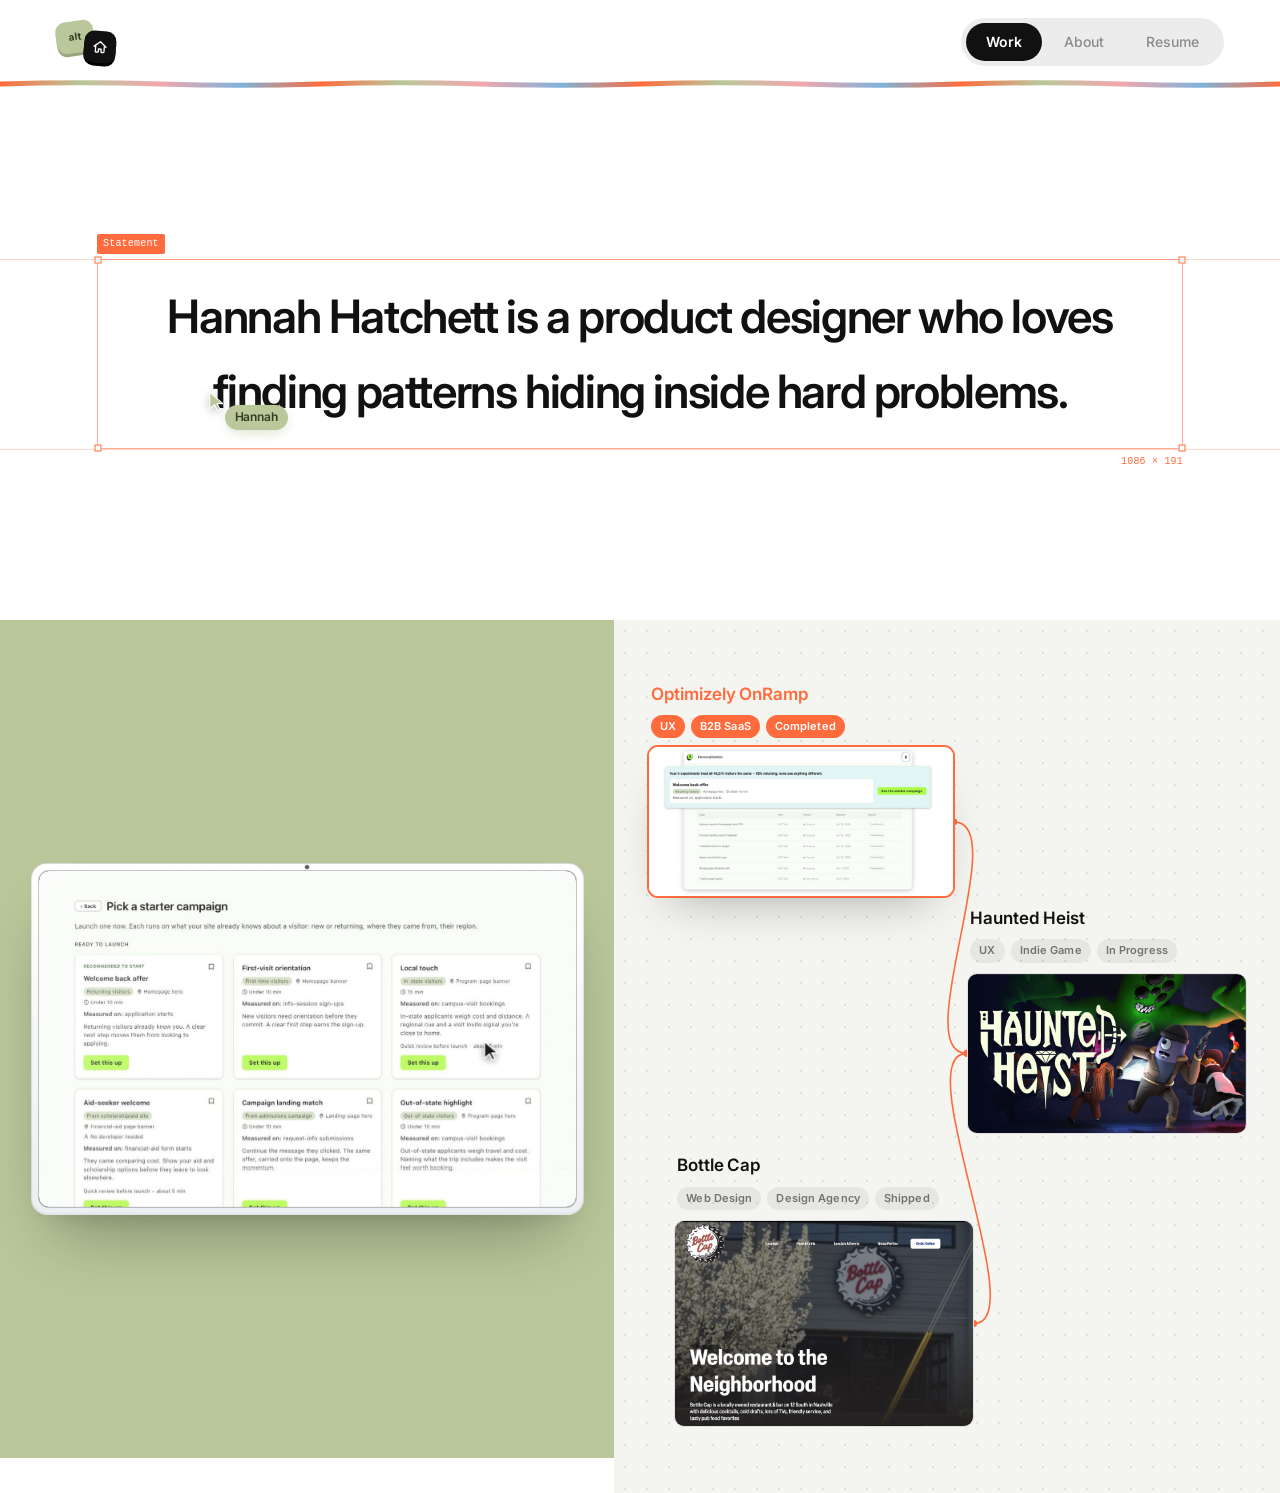
<file: index.html>
<!DOCTYPE html>
<html lang="en">
<head>
  <meta charset="UTF-8" />
  <meta name="viewport" content="width=device-width, initial-scale=1.0" />
  <title>Hannah Hatchett — Portfolio</title>
  <link rel="preconnect" href="https://fonts.googleapis.com" />
  <link rel="preconnect" href="https://fonts.gstatic.com" crossorigin />
  <link href="https://fonts.googleapis.com/css2?family=Inter:wght@400;500;600;700&display=swap" rel="stylesheet" />
  <link rel="stylesheet" href="styles.css?v=4" />
  <link rel="stylesheet" href="canvas.css?v=3" />
</head>
<body>
  <header class="site-nav">
    <a href="index.html" class="site-logo" aria-label="Hannah Hatchett — Home">
      <span class="site-logo-key site-logo-key-back" aria-hidden="true">alt</span>
      <span class="site-logo-key site-logo-key-front" aria-hidden="true">
        <svg viewBox="0 0 24 24"><path d="M3 11.5L12 4l9 7.5M5.5 10v9a1 1 0 001 1H9a1 1 0 001-1v-4h4v4a1 1 0 001 1h2.5a1 1 0 001-1v-9" fill="none" stroke="#fff" stroke-width="2" stroke-linecap="round" stroke-linejoin="round" /></svg>
      </span>
    </a>
    <nav class="site-nav-links">
      <a href="#projects" class="active">Work</a>
      <a href="about.html">About</a>
      <a href="hannah-hatchett-resume.pdf?v=7" target="_blank" rel="noopener">Resume</a>
    </nav>

    <div class="nav-squiggle" aria-hidden="true">
      <svg viewBox="0 0 800 40" preserveAspectRatio="none">
        <defs>
          <linearGradient id="navSquiggleGradient" gradientUnits="userSpaceOnUse"
                           x1="0" y1="0" x2="100" y2="0" spreadMethod="repeat">
            <stop offset="0%" stop-color="#ff6b3d" />
            <stop offset="25%" stop-color="#b9c79a" />
            <stop offset="50%" stop-color="#f4a6ae" />
            <stop offset="75%" stop-color="#7fb3d9" />
            <stop offset="100%" stop-color="#ff6b3d" />
          </linearGradient>
        </defs>
        <path
          d="M0,20 Q25,8 50,20 Q75,32 100,20 Q125,8 150,20 Q175,32 200,20 Q225,8 250,20 Q275,32 300,20 Q325,8 350,20 Q375,32 400,20 Q425,8 450,20 Q475,32 500,20 Q525,8 550,20 Q575,32 600,20 Q625,8 650,20 Q675,32 700,20 Q725,8 750,20 Q775,32 800,20"
          fill="none" stroke="url(#navSquiggleGradient)" stroke-width="5"
          stroke-linecap="round" vector-effect="non-scaling-stroke" />
      </svg>
    </div>
  </header>

  <main id="home">
    <!-- ============ Statement hero ============ -->
    <section class="statement-hero reveal" aria-label="Intro">
      <div class="statement-band">
        <div class="hero-frame" id="heroFrame" aria-hidden="true">
          <div class="hero-guide hero-guide-top"></div>
          <div class="hero-guide hero-guide-bottom"></div>
          <div class="hero-frame-box">
            <span class="hero-handle hero-handle-tl"></span>
            <span class="hero-handle hero-handle-tr"></span>
            <span class="hero-handle hero-handle-bl"></span>
            <span class="hero-handle hero-handle-br"></span>
            <span class="hero-frame-label">Statement</span>
            <span class="hero-frame-dims"></span>
          </div>
          <div class="hero-cursor" id="heroCursor" aria-hidden="true">
            <svg viewBox="0 0 16 16">
              <path d="M2 1 L2 13 L5.5 10 L7.8 14.2 L9.6 13.4 L7.3 9.2 L11.5 9.2 Z"
                fill="#b9c79a" stroke="#fff" stroke-width="0.8" stroke-linejoin="round" />
            </svg>
            <span class="hero-cursor-pill">Hannah</span>
          </div>
        </div>

        <h1 class="statement-text" aria-label="Hannah Hatchett is a product designer who loves finding patterns hiding inside hard problems, turning ambiguity into something tangible, and leading with research to develop magical experiences.">
          <span class="statement-line1" aria-hidden="true">Hannah Hatchett is a product designer who loves</span>
          <span class="statement-line2" aria-hidden="true">
            <span class="statement-line2-inner" id="statementLine2Inner">
              <span class="statement-selection" id="statementSelection"></span>
              <span class="statement-typed" id="statementTyped">finding patterns hiding inside hard problems.</span>
              <span class="statement-caret" id="statementCaret"></span>
            </span>
          </span>
        </h1>
      </div>
    </section>

    <!-- ============ Selected work — node canvas ============ -->
    <section class="cv-section-wrap" id="projects" aria-label="Selected work">
      <div class="cv-section">
        <!-- Left: rotatable device model of the active project -->
        <div class="cv-feature">
          <div class="cv-stage3d">
            <div class="cv-device" aria-hidden="true">
              <div class="cv-monitor">
                <span class="cv-monitor-cam"></span>
                <div class="device-screen"></div>
              </div>
            </div>
          </div>
        </div>

        <!-- Right: node canvas -->
        <div class="cv-canvas">
          <div class="cv-stage">
            <svg class="cv-wires" aria-hidden="true"></svg>
          </div>
        </div>
      </div>
    </section>
  </main>

  <script src="script.js?v=2"></script>
  <script src="canvas.js?v=2"></script>
</body>
</html>
</file>
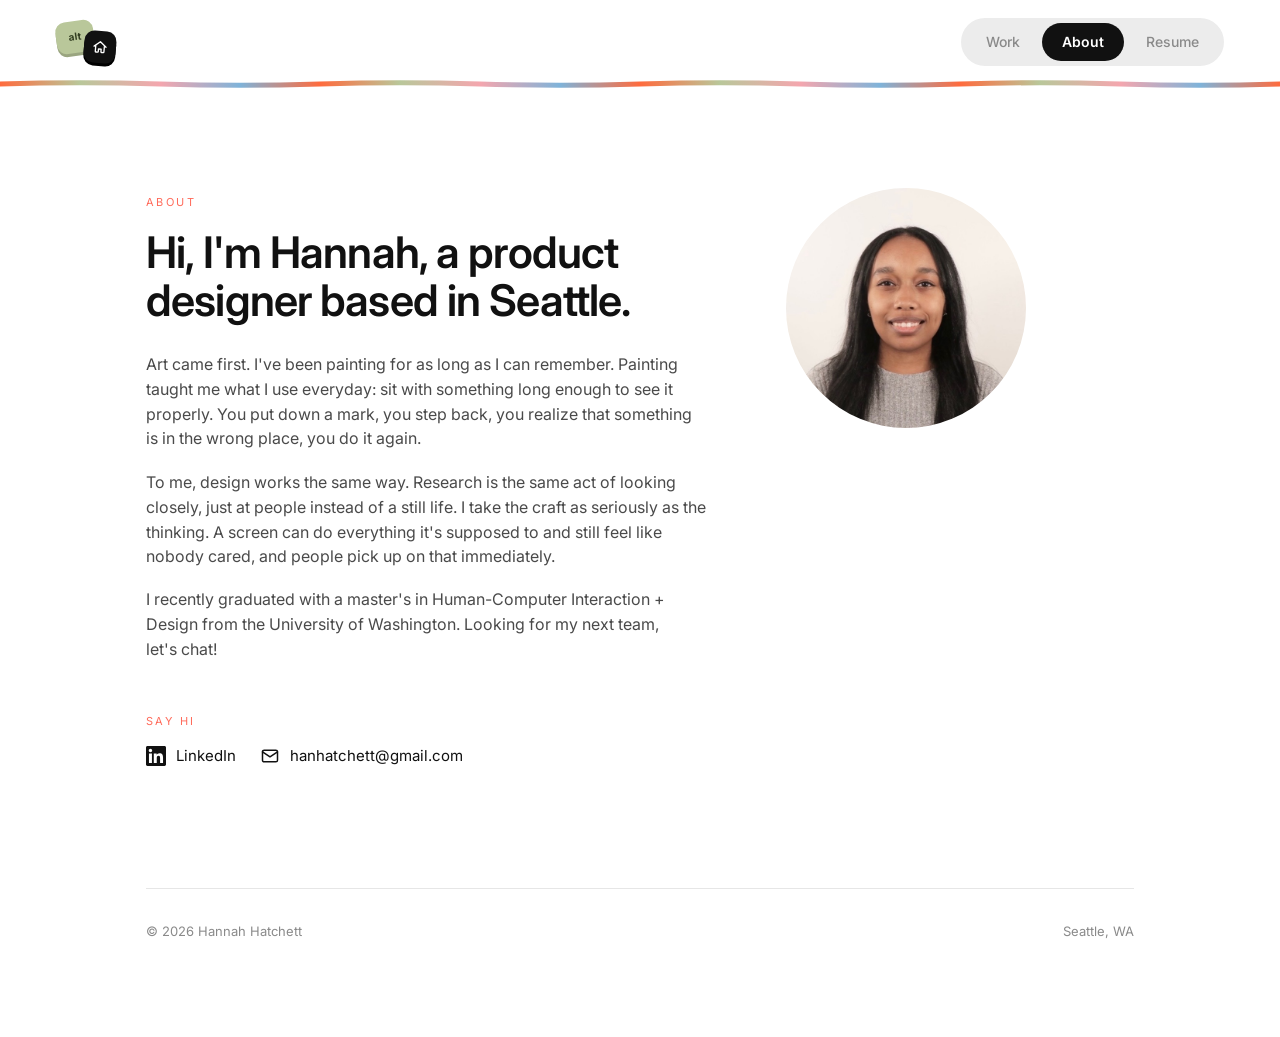
<file: about.html>
<!DOCTYPE html>
<html lang="en">
<head>
  <meta charset="UTF-8" />
  <meta name="viewport" content="width=device-width, initial-scale=1.0" />
  <title>About — Hannah Hatchett</title>
  <link rel="preconnect" href="https://fonts.googleapis.com" />
  <link rel="preconnect" href="https://fonts.gstatic.com" crossorigin />
  <link href="https://fonts.googleapis.com/css2?family=Inter:wght@400;500;600&display=swap" rel="stylesheet" />
  <link rel="stylesheet" href="styles.css?v=4" />
</head>
<body>
  <header class="site-nav">
    <a href="index.html" class="site-logo" aria-label="Hannah Hatchett — Home">
      <span class="site-logo-key site-logo-key-back" aria-hidden="true">alt</span>
      <span class="site-logo-key site-logo-key-front" aria-hidden="true">
        <svg viewBox="0 0 24 24"><path d="M3 11.5L12 4l9 7.5M5.5 10v9a1 1 0 001 1H9a1 1 0 001-1v-4h4v4a1 1 0 001 1h2.5a1 1 0 001-1v-9" fill="none" stroke="#fff" stroke-width="2" stroke-linecap="round" stroke-linejoin="round" /></svg>
      </span>
    </a>
    <nav class="site-nav-links">
      <a href="index.html#projects">Work</a>
      <a href="about.html" class="active">About</a>
      <a href="hannah-hatchett-resume.pdf?v=7" target="_blank" rel="noopener">Resume</a>
    </nav>

    <div class="nav-squiggle" aria-hidden="true">
      <svg viewBox="0 0 800 40" preserveAspectRatio="none">
        <defs>
          <linearGradient id="navSquiggleGradient" gradientUnits="userSpaceOnUse"
                           x1="0" y1="0" x2="100" y2="0" spreadMethod="repeat">
            <stop offset="0%" stop-color="#ff6b3d" />
            <stop offset="25%" stop-color="#b9c79a" />
            <stop offset="50%" stop-color="#f4a6ae" />
            <stop offset="75%" stop-color="#7fb3d9" />
            <stop offset="100%" stop-color="#ff6b3d" />
          </linearGradient>
        </defs>
        <path
          d="M0,20 Q25,8 50,20 Q75,32 100,20 Q125,8 150,20 Q175,32 200,20 Q225,8 250,20 Q275,32 300,20 Q325,8 350,20 Q375,32 400,20 Q425,8 450,20 Q475,32 500,20 Q525,8 550,20 Q575,32 600,20 Q625,8 650,20 Q675,32 700,20 Q725,8 750,20 Q775,32 800,20"
          fill="none" stroke="url(#navSquiggleGradient)" stroke-width="5"
          stroke-linecap="round" vector-effect="non-scaling-stroke" />
      </svg>
    </div>
  </header>

  <main class="main">
      <section class="about">
        <div class="about-header">
          <div class="about-header-text">
            <span class="section-label reveal">About</span>
            <h2 class="section-title reveal">
              Hi, I'm Hannah, a product<br />
              designer based in Seattle.
            </h2>

            <p class="reveal">
              Art came first. I've been painting for as long as I can
              remember. Painting taught me what I use everyday: sit
              with something long enough to see it properly. You put down a
              mark, you step back, you realize that something is in the
              wrong place, you do it again.
            </p>

            <p class="reveal">
              To me, design works the same way. Research is the same act of
              looking closely, just at people instead of a still life. I
              take the craft as seriously as the thinking. A screen can do
              everything it's supposed to and still feel like nobody cared,
              and people pick up on that immediately.
            </p>

<p class="reveal">
              I recently graduated with a master's in Human-Computer
              Interaction + Design from the University of Washington.
              Looking for my next team, let's&nbsp;chat!
            </p>
          </div>

          <img class="about-portrait reveal" src="images/hannah-portrait-square.jpeg"
               alt="Photo of Hannah Hatchett" />
        </div>

        <div class="about-cta reveal">
          <span class="section-label">Say hi</span>
          <div class="about-social">
            <a class="about-social-link" href="https://www.linkedin.com/in/hannahlhatchett"
               target="_blank" rel="noopener">
              <svg viewBox="0 0 24 24" fill="currentColor" aria-hidden="true"><path d="M20.447 20.452h-3.554v-5.569c0-1.328-.027-3.037-1.852-3.037-1.853 0-2.136 1.445-2.136 2.939v5.667H9.351V9h3.414v1.561h.046c.477-.9 1.637-1.85 3.37-1.85 3.601 0 4.267 2.37 4.267 5.455v6.286zM5.337 7.433c-1.144 0-2.063-.926-2.063-2.065 0-1.138.92-2.063 2.063-2.063 1.14 0 2.064.925 2.064 2.063 0 1.139-.925 2.065-2.064 2.065zm1.782 13.019H3.555V9h3.564v11.452zM22.225 0H1.771C.792 0 0 .774 0 1.729v20.542C0 23.227.792 24 1.771 24h20.451C23.2 24 24 23.227 24 22.271V1.729C24 .774 23.2 0 22.222 0h.003z" /></svg>
              <span>LinkedIn</span>
            </a>
            <a class="about-social-link" href="mailto:hanhatchett@gmail.com">
              <svg viewBox="0 0 24 24" fill="none" stroke="currentColor" stroke-width="1.8" stroke-linecap="round" stroke-linejoin="round" aria-hidden="true">
                <rect x="3" y="5" width="18" height="14" rx="2" />
                <path d="M3 7l9 6 9-6" />
              </svg>
              <span>hanhatchett@gmail.com</span>
            </a>
          </div>
        </div>
      </section>

      <footer class="footer">
        <span>© 2026 Hannah Hatchett</span>
        <span>Seattle, WA</span>
      </footer>
  </main>

  <script src="script.js?v=2"></script>
</body>
</html>
</file>
<file: styles.css>
:root {
  --bg: #ffffff;
  --bg-card: #ececec;
  --ink: #111111;
  --ink-soft: #4a4a4a;
  --ink-muted: #8a8a8a;
  --line: #e6e6e6;
  --accent: #111111;
  --radius: 4px;
  --radius-media: 12px;
  --shadow-media: 0 1px 2px rgba(0, 0, 0, 0.04), 0 14px 34px -14px rgba(0, 0, 0, 0.16);
  --shadow-media-hover: 0 2px 4px rgba(0, 0, 0, 0.05), 0 26px 52px -16px rgba(0, 0, 0, 0.24);
  --ease: cubic-bezier(0.2, 0.7, 0.2, 1);
}

* { box-sizing: border-box; }

html, body {
  margin: 0;
  padding: 0;
  background: var(--bg);
  color: var(--ink);
  font-family: "Inter", system-ui, -apple-system, Segoe UI, Roboto, sans-serif;
  font-size: 16px;
  line-height: 1.55;
  -webkit-font-smoothing: antialiased;
  -moz-osx-font-smoothing: grayscale;
}

a { color: inherit; text-decoration: none; }
img { max-width: 100%; display: block; }

/* ---------- Top navigation ---------- */
.site-nav {
  position: sticky;
  top: 0;
  z-index: 50;
  display: flex;
  align-items: center;
  justify-content: space-between;
  padding: 18px 56px;
  background: rgba(255, 255, 255, 0.85);
  backdrop-filter: saturate(180%) blur(12px);
  -webkit-backdrop-filter: saturate(180%) blur(12px);
}

/* Colorful animated squiggle standing in for the nav's bottom border —
   sits flush on the nav's own bottom edge (never overlapping its
   links/logo) and stays with it since .site-nav is sticky. */
.nav-squiggle {
  position: absolute;
  left: 0;
  right: 0;
  bottom: -4px;
  height: 8px;
  overflow: hidden;
  pointer-events: none;
  line-height: 0;
}
.nav-squiggle svg {
  display: block;
  width: 200%;
  height: 100%;
  animation: nav-squiggle-scroll 26s linear infinite;
}
@keyframes nav-squiggle-scroll {
  from { transform: translateX(0); }
  to { transform: translateX(-50%); }
}
@media (prefers-reduced-motion: reduce) {
  .nav-squiggle svg { animation: none; }
}
/* Logo mark — two overlapping "keycap" tiles, ctrl + home, linking to "/" */
.site-logo {
  position: relative;
  display: inline-block;
  width: 60px;
  height: 42px;
  flex-shrink: 0;
}
.site-logo-key {
  position: absolute;
  display: flex;
  align-items: center;
  justify-content: center;
  border-radius: 10px;
  font-weight: 700;
  transition: transform 220ms var(--ease);
}
.site-logo-key-back {
  top: 0;
  left: 0;
  width: 38px;
  height: 32px;
  background: #b9c79a;
  box-shadow: 0 3px 0 #9aa580;
  color: #333f22;
  font-size: 10px;
  letter-spacing: -0.01em;
  transform: rotate(-8deg);
}
.site-logo-key-front {
  bottom: 0;
  right: 0;
  width: 32px;
  height: 32px;
  background: #111111;
  box-shadow: 0 3px 0 #000000;
  transform: rotate(5deg);
}
.site-logo-key-front svg { width: 16px; height: 16px; display: block; }
.site-logo:hover .site-logo-key-back { transform: rotate(-12deg) translateY(-2px); }
.site-logo:hover .site-logo-key-front { transform: rotate(8deg) translateY(-2px); }

/* Pill-group nav — a segmented track so the whole group reads as one
   cohesive shape rather than loose links, balancing against the logo. */
.site-nav-links {
  display: flex;
  align-items: center;
  gap: 2px;
  font-size: 14px;
  font-weight: 500;
  background: var(--bg-card);
  padding: 5px;
  border-radius: 999px;
}
.site-nav-links a {
  position: relative;
  color: var(--ink-muted);
  padding: 8px 20px;
  border-radius: 999px;
  transition: color 200ms var(--ease), background 200ms var(--ease);
}
.site-nav-links a:hover { color: var(--ink); background: rgba(0, 0, 0, 0.05); }
/* Active section — solid pill instead of a plain label */
.site-nav-links a.active {
  color: #fff;
  font-weight: 600;
  background: var(--ink);
}
.site-nav-links a.active:hover { background: var(--ink); }

/* ---------- Statement hero (dot field + scroll ring) ---------- */
.statement-hero {
  position: relative;
  display: flex;
  flex-direction: column;
  align-items: center;
  padding-top: 60px;
}
.statement-band {
  position: relative;
  width: 100%;
  height: 420px;
  overflow: hidden;
}
/* Design-tool "selection" chrome around the headline — echoes the Figma-style
   node board further down the page (see canvas.css), so the hero and the
   projects section read as one visual language instead of two ideas. */
.hero-frame {
  position: absolute;
  inset: 0;
  pointer-events: none;
}
.hero-guide {
  position: absolute;
  left: 0;
  right: 0;
  height: 1px;
  background: rgba(255, 107, 61, 0.28);
}
.hero-frame-box {
  position: absolute;
  border: 1px solid rgba(255, 107, 61, 0.55);
  opacity: 0;
  transition: opacity 400ms var(--ease);
}
.hero-frame-box.is-ready { opacity: 1; }
.hero-handle {
  position: absolute;
  width: 7px;
  height: 7px;
  background: #fff;
  border: 1.5px solid #ff6b3d;
  transform: translate(-50%, -50%);
}
.hero-handle-tl { top: 0; left: 0; }
.hero-handle-tr { top: 0; left: 100%; }
.hero-handle-bl { top: 100%; left: 0; }
.hero-handle-br { top: 100%; left: 100%; }
.hero-frame-label,
.hero-frame-dims {
  position: absolute;
  font-family: "SFMono-Regular", ui-monospace, Menlo, Consolas, monospace;
  font-size: 10px;
  letter-spacing: 0.02em;
  white-space: nowrap;
}
.hero-frame-label {
  left: -1px;
  bottom: calc(100% + 6px);
  color: #fff;
  background: #ff6b3d;
  padding: 2px 6px;
  border-radius: 2px;
}
.hero-frame-dims {
  right: -1px;
  top: calc(100% + 6px);
  color: #ff6b3d;
}
@media (max-width: 820px) {
  .hero-frame-label, .hero-frame-dims { font-size: 9px; }
}

/* A copy of the site's custom cursor, choreographed by script.js to select,
   delete, and retype the second line — a small loop of an actual edit,
   rather than a decorative idle animation. Position (left/top) and
   transition-duration are both set from JS per move so the drag-select
   speed can match the highlight's own width transition. */
.hero-cursor {
  position: absolute;
  top: 0;
  left: 0;
  width: 22px;
  height: 22px;
  opacity: 0;
  transition-property: left, top, opacity;
  transition-timing-function: ease;
  transition-duration: 420ms;
  z-index: 3;
}
.hero-cursor.is-ready { opacity: 1; }
.hero-cursor svg {
  display: block;
  width: 100%;
  height: 100%;
  filter: drop-shadow(0 2px 4px rgba(0, 0, 0, 0.25));
}
.hero-cursor-pill {
  position: absolute;
  top: 14px;
  left: 18px;
  background: #b9c79a;
  color: #333f22;
  font-size: 12px;
  font-weight: 600;
  letter-spacing: -0.01em;
  padding: 3px 10px;
  border-radius: 999px;
  white-space: nowrap;
  box-shadow: 0 4px 12px -2px rgba(185, 199, 154, 0.55);
}
/* Click ripple — plays briefly when the cursor "presses down" to start a drag-select. */
.hero-cursor::after {
  content: "";
  position: absolute;
  top: 1px;
  left: 1px;
  width: 12px;
  height: 12px;
  margin: -6px 0 0 -6px;
  border-radius: 50%;
  border: 2px solid rgba(185, 199, 154, 0.9);
  opacity: 0;
  transform: scale(0.2);
}
.hero-cursor.is-clicking::after { animation: hero-cursor-click 380ms ease-out; }
@keyframes hero-cursor-click {
  0% { opacity: 0.9; transform: scale(0.2); }
  100% { opacity: 0; transform: scale(2.2); }
}
@media (max-width: 820px) {
  .hero-cursor { width: 17px; height: 17px; }
  .hero-cursor-pill { font-size: 10px; padding: 2px 8px; top: 11px; left: 14px; }
}

@media (prefers-reduced-motion: reduce) {
  .hero-cursor { display: none; }
}

/* Statement text sits on top of the field; pointer-events:none lets hover
   pass straight through to the dots underneath. The thick white text-stroke,
   painted before the fill (paint-order: stroke fill), keeps dots from
   visually touching the letterforms. Child spans inherit the stroke. */
.statement-text {
  position: absolute;
  inset: 0;
  display: flex;
  flex-direction: column;
  align-items: center;
  justify-content: center;
  gap: 4px;
  margin: 0;
  padding: 0 24px;
  pointer-events: none;
  text-align: center;
  font-family: "Inter", sans-serif;
  font-size: 46px;
  font-weight: 600;
  letter-spacing: -0.03em;
  color: var(--ink);
  -webkit-text-stroke: 8px #fff;
  paint-order: stroke fill;
}
.statement-line2 {
  position: relative;
  display: inline-block;
}
/* Fixed to the width of the longer of the two phrases (measured once in JS)
   so the line never reflows the page while being "typed" — text grows from
   its own left edge instead of the whole block re-centering mid-animation. */
.statement-line2-inner {
  position: relative;
  display: inline-block;
  text-align: center;
  white-space: nowrap;
}
.statement-selection {
  position: absolute;
  left: 0;
  top: 6px;
  bottom: 6px;
  width: 0;
  background: rgba(255, 107, 61, 0.25);
  border-radius: 2px;
  z-index: 0;
  /* Only width/opacity animate — left is repositioned instantly in JS so the
     box grows from a fixed left edge instead of visibly sliding while it does. */
  transition-property: width, opacity;
  transition-timing-function: ease;
}
.statement-typed {
  position: relative;
  z-index: 1;
}
.statement-caret {
  position: absolute;
  top: 4px;
  bottom: 4px;
  left: 0;
  width: 2px;
  background: #ff6b3d;
  opacity: 0;
  z-index: 2;
}
.statement-caret.is-visible {
  opacity: 1;
  animation: statement-caret-blink 1s step-end infinite;
}
@keyframes statement-caret-blink {
  0%, 49% { opacity: 1; }
  50%, 100% { opacity: 0; }
}
@media (prefers-reduced-motion: reduce) {
  .statement-selection, .statement-caret { display: none; }
}

/* Custom cursor — skipped on case study pages (body.case-study-page) */
@media (pointer: fine) {
  body:not(.case-study-page),
  body:not(.case-study-page) * { cursor: none; }
}
.custom-cursor {
  position: fixed;
  top: 0;
  left: 0;
  width: 22px;
  height: 22px;
  z-index: 9999;
  pointer-events: none;
  transform: translate3d(-100px, -100px, 0);
  will-change: transform;
  transition: opacity 200ms var(--ease);
}
.custom-cursor.hidden { opacity: 0; }
.custom-cursor svg {
  display: block;
  width: 100%;
  height: 100%;
  filter: drop-shadow(0 2px 4px rgba(0, 0, 0, 0.25));
}
.custom-cursor-pill {
  position: absolute;
  top: 14px;
  left: 18px;
  background: #ff6b5b;
  color: #fff;
  font-size: 13px;
  font-weight: 600;
  letter-spacing: -0.01em;
  padding: 4px 12px;
  border-radius: 999px;
  white-space: nowrap;
  box-shadow: 0 4px 12px -2px rgba(255, 107, 91, 0.45);
}

/* Push the work grid down beneath the hero */
.work { margin-top: 80px; }

@media (max-width: 820px) {
  .statement-hero { padding-top: 32px; }
  .statement-band { height: 280px; }
  .statement-text { font-size: 26px; gap: 2px; -webkit-text-stroke-width: 5px; }
  .work { margin-top: 32px; }
}
/* ---------- Main ---------- */
.main {
  max-width: 1100px;
  margin: 0 auto;
  padding: 48px 56px 64px;
  min-width: 0;
}

/* ---------- Work grid ---------- */
.grid {
  display: grid;
  grid-template-columns: 1fr;
  gap: 80px;
}
.card {
  display: block;
}
.card-media {
  position: relative;
  aspect-ratio: 16 / 10;
  background: var(--bg-card);
  border-radius: var(--radius);
  overflow: hidden;
  margin-bottom: 22px;
  display: flex;
  align-items: center;
  justify-content: center;
  transition: transform 400ms var(--ease);
}
.card:hover .card-media { transform: translateY(-3px); }
.card-title {
  font-weight: 500;
  font-size: 16px;
  letter-spacing: -0.01em;
  color: var(--ink);
  margin: 0;
}

/* ---------- Placeholder card ---------- */
.placeholder {
  display: flex;
  align-items: center;
  justify-content: center;
}
.placeholder-label {
  font-size: 12px;
  letter-spacing: 0.18em;
  text-transform: uppercase;
  color: var(--ink-muted);
}

/* ---------- Mockups (CSS-only project visuals) ---------- */
.mock { position: relative; }

/* Desktop browser frame */
.mock-desktop {
  width: 78%;
  background: #fff;
  border-radius: 8px;
  box-shadow:
    0 1px 0 rgba(0,0,0,0.04),
    0 24px 50px -28px rgba(0,0,0,0.25),
    0 12px 24px -16px rgba(0,0,0,0.15);
  overflow: hidden;
}
.mock-bar {
  display: flex;
  gap: 5px;
  padding: 8px 10px;
  background: #f4f4f4;
  border-bottom: 1px solid #ececec;
}
.mock-bar span {
  width: 7px; height: 7px; border-radius: 50%;
  background: #d8d8d8;
}
.mock-screen {
  aspect-ratio: 16 / 10;
  padding: 18px 20px;
  display: flex;
  flex-direction: column;
  gap: 10px;
}
.mock-screen-1 {
  background: linear-gradient(180deg, #1a1a1a, #2a2a2a);
  color: #fff;
  justify-content: center;
  align-items: flex-start;
  padding: 28px;
}
.mock-headline {
  font-size: clamp(18px, 2.2vw, 28px);
  font-weight: 600;
  letter-spacing: 0.04em;
}
.mock-sub {
  font-size: 11px;
  letter-spacing: 0.18em;
  text-transform: uppercase;
  color: rgba(255,255,255,0.6);
  margin-top: 4px;
}
.mock-grid-row {
  display: flex;
  gap: 6px;
  margin-top: 14px;
}
.mock-grid-row span {
  width: 32px; height: 4px; border-radius: 2px;
  background: rgba(255,255,255,0.3);
}
.mock-screen-3 {
  background: #fafaf7;
  flex-direction: row;
  align-items: center;
  gap: 18px;
  padding: 22px;
}
.mock-product {
  width: 42%;
  aspect-ratio: 1 / 1.2;
  border-radius: 4px;
  background:
    radial-gradient(circle at 50% 35%, #e8d5a8 0%, #b8965d 70%, #8a6a3a 100%);
  box-shadow: 0 8px 16px -8px rgba(0,0,0,0.2);
}
.mock-product-meta {
  flex: 1;
  display: flex;
  flex-direction: column;
  gap: 8px;
}
.mock-line {
  height: 6px;
  width: 100%;
  background: #2a2a2a;
  border-radius: 3px;
}
.mock-line.short { width: 55%; background: #b8b8b8; }
.mock-pill {
  margin-top: 8px;
  padding: 6px 12px;
  background: #1a1a1a;
  color: #fff;
  font-size: 9px;
  letter-spacing: 0.14em;
  text-transform: uppercase;
  border-radius: 999px;
  align-self: flex-start;
}

/* Phone frame */
.mock-phone {
  width: 50%;
  aspect-ratio: 9 / 19;
  background: #1a1a1a;
  border-radius: 28px;
  padding: 6px;
  box-shadow:
    0 24px 50px -28px rgba(0,0,0,0.35),
    0 12px 24px -16px rgba(0,0,0,0.2);
  position: relative;
}
.mock-phone.small { width: 40%; }
.mock-notch {
  position: absolute;
  top: 12px;
  left: 50%;
  transform: translateX(-50%);
  width: 60px;
  height: 14px;
  background: #1a1a1a;
  border-radius: 999px;
  z-index: 2;
}
.mock-phone-screen {
  width: 100%;
  height: 100%;
  background: #fafaf7;
  border-radius: 22px;
  padding: 28px 16px 16px;
  display: flex;
  flex-direction: column;
  gap: 14px;
}
.mock-phone-screen.alt {
  background: linear-gradient(180deg, #fff, #f0ece4);
}
.mock-phone-title {
  font-weight: 600;
  font-size: 13px;
  letter-spacing: -0.01em;
  color: #1a1a1a;
  margin-bottom: 6px;
}
.mock-phone-title.small { font-size: 11px; }
.mock-phone-entry {
  display: flex;
  flex-direction: column;
  gap: 5px;
  padding-bottom: 10px;
  border-bottom: 1px solid #ececec;
}
.mock-phone-date {
  font-size: 8px;
  letter-spacing: 0.14em;
  text-transform: uppercase;
  color: #8a8a8a;
}
.mock-phone-line {
  height: 4px;
  width: 100%;
  background: #cfcfcf;
  border-radius: 2px;
}
.mock-phone-line.short { width: 60%; }

.mock-phone-pair {
  position: relative;
  width: 78%;
  aspect-ratio: 1 / 1;
  display: flex;
  align-items: center;
  justify-content: center;
}
.mock-phone-pair .mock-phone {
  position: absolute;
  width: 42%;
}
.mock-phone-pair .mock-phone:first-child {
  left: 18%;
  top: 12%;
  transform: rotate(-6deg);
}
.mock-phone-pair .mock-phone.offset {
  right: 14%;
  bottom: 8%;
  transform: rotate(5deg);
}

/* Card background tints — one per case study */
.card-media-1 {
  background-color: #1d3da1;
  background-image: url("images/bottlecap-pattern.png");
  background-size: cover;
  background-position: center;
  background-repeat: no-repeat;
}
.card-media-2 { background: #f4d8d4; } /* light pink */
.card-media-3 { background: #b9c79a; } /* moss green */
.card-media-4 { background: #e8c66f; } /* gold yellow */

/* ---------- 3D screen card ---------- */
.card-media-3d {
  perspective: 1400px;
  perspective-origin: 50% 60%;
  display: flex;
  align-items: center;
  justify-content: center;
}
/* The grid-level hover (parent rule) translates the whole card-media — disable
   it for the 3D card so our inner device transform owns the motion. */
.card:hover .card-media-3d { transform: none; }

.device-stage {
  position: relative;
  width: 78%;
  transform-style: preserve-3d;
}
.device {
  position: relative;
  background: #1a1a1a;
  border-radius: 12px 12px 8px 8px;
  padding: 4px 4px 0;
  box-shadow:
    0 26px 50px -22px rgba(0, 0, 0, 0.45),
    0 12px 24px -16px rgba(0, 0, 0, 0.25),
    inset 0 1px 0 rgba(255, 255, 255, 0.08);
  transform-origin: center 60%;
  transform: rotateX(var(--tilt-x, 0deg)) rotateY(var(--tilt-y, 0deg)) translateY(0);
  transition: transform 280ms var(--ease), box-shadow 600ms var(--ease);
  will-change: transform;
}
.device-bar {
  display: flex;
  gap: 5px;
  padding: 6px 8px;
}
.device-bar span {
  width: 7px;
  height: 7px;
  border-radius: 50%;
  background: #555;
  box-shadow: inset 0 1px 0 rgba(255, 255, 255, 0.12);
}
.device-screen {
  background: #fff;
  border-radius: 4px;
  overflow: hidden;
  aspect-ratio: 16 / 10;
  position: relative;
}
.device-screen img {
  width: 100%;
  height: 100%;
  object-fit: cover;
  object-position: top center;
  display: block;
}
/* Soft sheen across the screen for a "glassy" 3D feel */
.device-screen::after {
  content: "";
  position: absolute;
  inset: 0;
  background: linear-gradient(
    115deg,
    rgba(255, 255, 255, 0.18) 0%,
    rgba(255, 255, 255, 0) 35%,
    rgba(255, 255, 255, 0) 65%,
    rgba(255, 255, 255, 0.06) 100%
  );
  pointer-events: none;
  transition: opacity 400ms var(--ease);
}
.device-shadow {
  position: absolute;
  left: 12%;
  right: 12%;
  bottom: -28px;
  height: 24px;
  background: radial-gradient(ellipse at center, rgba(0, 0, 0, 0.35), transparent 70%);
  filter: blur(6px);
  transform: translateZ(-1px);
  transition: transform 600ms var(--ease), opacity 600ms var(--ease);
  opacity: 0.7;
}

.card:hover .device {
  transform: rotateX(8deg) rotateY(-12deg) translateY(-10px) scale(1.03);
  box-shadow:
    0 50px 80px -28px rgba(0, 0, 0, 0.5),
    0 22px 44px -22px rgba(0, 0, 0, 0.3);
}
.card:hover .device-screen::after { opacity: 0.6; }
.card:hover .device-shadow {
  opacity: 0.5;
  transform: translateZ(-1px) translateY(8px) scale(1.08);
}

/* Laptop (clamshell) */
.laptop {
  position: relative;
  width: 92%;
  margin: 0 auto;
  transform-origin: center 75%;
  transform: rotateX(var(--tilt-x, 0deg)) rotateY(var(--tilt-y, 0deg)) translateY(0);
  transition: transform 280ms var(--ease);
  will-change: transform;
}
.laptop-screen {
  background: #1a1a1a;
  border-radius: 10px 10px 2px 2px;
  padding: 4px 4px 0;
  box-shadow:
    0 18px 36px -18px rgba(0, 0, 0, 0.4),
    inset 0 1px 0 rgba(255, 255, 255, 0.08);
}
.laptop-display {
  background: linear-gradient(160deg, #fafafa 0%, #ececec 100%);
  aspect-ratio: 16 / 10;
  border-radius: 2px;
  position: relative;
  overflow: hidden;
}
.laptop-display::after {
  content: "";
  position: absolute;
  inset: 0;
  background: linear-gradient(115deg,
    rgba(255,255,255,0.4) 0%, rgba(255,255,255,0) 35%,
    rgba(255,255,255,0) 65%, rgba(255,255,255,0.18) 100%);
  pointer-events: none;
}
.laptop-base {
  height: 12px;
  margin: 0 -7%;
  background: linear-gradient(180deg, #d4d4d4 0%, #9d9d9d 60%, #7a7a7a 100%);
  border-radius: 0 0 14px 14px;
  position: relative;
  box-shadow:
    0 14px 24px -12px rgba(0, 0, 0, 0.35);
}
.laptop-base::after {
  content: "";
  position: absolute;
  top: 2px;
  left: 50%;
  transform: translateX(-50%);
  width: 28%;
  height: 4px;
  background: #6a6a6a;
  border-radius: 0 0 8px 8px;
}

/* Tablet (portrait) */
.tablet {
  position: relative;
  width: 56%;
  margin: 0 auto;
  background: #1a1a1a;
  border-radius: 18px;
  padding: 10px;
  aspect-ratio: 3 / 4;
  transform-origin: center 60%;
  transform: rotateX(var(--tilt-x, 0deg)) rotateY(var(--tilt-y, 0deg)) translateY(0);
  transition: transform 280ms var(--ease);
  will-change: transform;
  box-shadow:
    0 26px 50px -22px rgba(0, 0, 0, 0.45),
    0 12px 24px -16px rgba(0, 0, 0, 0.25),
    inset 0 1px 0 rgba(255, 255, 255, 0.08);
}
.tablet-camera {
  position: absolute;
  top: 18px;
  left: 50%;
  transform: translateX(-50%);
  width: 5px;
  height: 5px;
  border-radius: 50%;
  background: #333;
  z-index: 2;
}
.tablet-display {
  width: 100%;
  height: 100%;
  background: linear-gradient(170deg, #fafafa 0%, #ececec 100%);
  border-radius: 10px;
  position: relative;
  overflow: hidden;
}
.tablet-display::after {
  content: "";
  position: absolute;
  inset: 0;
  background: linear-gradient(115deg,
    rgba(255,255,255,0.35) 0%, rgba(255,255,255,0) 35%,
    rgba(255,255,255,0) 65%, rgba(255,255,255,0.15) 100%);
  pointer-events: none;
}

/* Phone (single, prominent) */
.phone {
  position: relative;
  width: 36%;
  margin: 0 auto;
  background: #1a1a1a;
  border-radius: 28px;
  padding: 6px;
  aspect-ratio: 9 / 19;
  transform-origin: center 55%;
  transform: rotateX(var(--tilt-x, 0deg)) rotateY(var(--tilt-y, 0deg)) translateY(0);
  transition: transform 280ms var(--ease);
  will-change: transform;
  box-shadow:
    0 26px 50px -22px rgba(0, 0, 0, 0.45),
    0 12px 24px -16px rgba(0, 0, 0, 0.25),
    inset 0 1px 0 rgba(255, 255, 255, 0.08);
}
.phone-notch {
  position: absolute;
  top: 12px;
  left: 50%;
  transform: translateX(-50%);
  width: 32%;
  height: 16px;
  background: #1a1a1a;
  border-radius: 999px;
  z-index: 2;
}
.phone-display {
  width: 100%;
  height: 100%;
  background: linear-gradient(170deg, #fafafa 0%, #ececec 100%);
  border-radius: 22px;
  position: relative;
  overflow: hidden;
}
.phone-display::after {
  content: "";
  position: absolute;
  inset: 0;
  background: linear-gradient(115deg,
    rgba(255,255,255,0.35) 0%, rgba(255,255,255,0) 35%,
    rgba(255,255,255,0) 65%, rgba(255,255,255,0.15) 100%);
  pointer-events: none;
}

/* Shared hover behavior */
.card:hover .laptop,
.card:hover .tablet,
.card:hover .phone {
  transform: rotateX(8deg) rotateY(-12deg) translateY(-10px) scale(1.03);
}

@media (prefers-reduced-motion: reduce) {
  .device,
  .device-shadow,
  .device-screen::after,
  .laptop, .tablet, .phone { transition: none; }
  .card:hover .device,
  .card:hover .laptop,
  .card:hover .tablet,
  .card:hover .phone { transform: none; }
}

/* ---------- Sections (about) ---------- */
section { scroll-margin-top: 40px; }
.about {
  padding: 56px 0 0;
  max-width: 880px;
}
.about-header {
  display: grid;
  grid-template-columns: minmax(0, 1fr) 240px;
  gap: 56px;
  align-items: start;
  margin-bottom: 16px;
}
.about-portrait {
  display: block;
  width: 100%;
  max-width: 240px;
  aspect-ratio: 1 / 1;
  border-radius: 50%;
  object-fit: cover;
}
@media (max-width: 720px) {
  .about-header {
    grid-template-columns: 1fr;
    gap: 32px;
  }
  .about-portrait {
    max-width: 180px;
    margin: 0 auto;
  }
}
.section-label {
  display: inline-block;
  font-size: 11px;
  letter-spacing: 0.22em;
  text-transform: uppercase;
  color: #ff6b5b;
  margin-bottom: 18px;
}
.section-title {
  font-weight: 600;
  font-size: clamp(28px, 3.4vw, 44px);
  line-height: 1.1;
  letter-spacing: -0.02em;
  margin: 0 0 28px;
  color: var(--ink);
}
.about p {
  font-size: 16px;
  color: var(--ink-soft);
  margin: 0 0 18px;
  max-width: 56ch;
}
.about-block {
  margin-top: 56px;
}
.about-cta {
  margin-top: 28px;
}
.about-block .section-label,
.about-cta .section-label {
  margin-bottom: 14px;
}
.about-link {
  color: var(--ink);
  border-bottom: 1px solid #ff6b5b;
  transition: color 200ms var(--ease), border-color 200ms var(--ease);
}
.about-link:hover { color: #ff6b5b; }
.about-social {
  display: flex;
  flex-direction: row;
  flex-wrap: wrap;
  gap: 24px;
}
.about-social-link {
  display: inline-flex;
  align-items: center;
  gap: 10px;
  width: fit-content;
  font-size: 15px;
  color: var(--ink);
  transition: color 200ms var(--ease);
}
.about-social-link svg { width: 20px; height: 20px; flex-shrink: 0; }
.about-social-link:hover { color: #ff6b5b; }

/* ---------- Case study ---------- */
.case-study {
  padding-top: 80px;
  max-width: 1240px;
}
.case-header {
  display: grid;
  grid-template-columns: 2fr 1fr;
  gap: 80px;
  align-items: start;
  padding-bottom: 112px;
  border-bottom: 1px solid var(--line);
}
.case-title {
  font-size: clamp(48px, 6vw, 84px);
  font-weight: 700;
  letter-spacing: -0.03em;
  line-height: 1;
  margin: 0 0 28px;
  color: var(--ink);
}
.case-title-brand img {
  display: block;
  width: clamp(280px, 34vw, 480px);
  height: auto;
}
/* Circular badge mark — the default wordmark width makes a square logo
   dominate the header, so cap it smaller. */
.case-title-brand img[src*="bottlecap-title"] {
  width: clamp(160px, 18vw, 220px);
}
.case-tagline {
  font-size: 20px;
  line-height: 1.5;
  color: var(--ink-soft);
  max-width: 36ch;
  margin: 0;
}
/* Live-prototype link under the tagline. Only some projects have one. */
.case-header-link {
  display: flex;
  width: fit-content;
  align-items: center;
  gap: 6px;
  margin-top: 32px;
  font-size: 15px;
  font-weight: 500;
  color: var(--ink);
  text-decoration: none;
  border-bottom: 1px solid var(--ink-muted);
  padding-bottom: 2px;
  transition: border-color 0.18s ease, opacity 0.18s ease;
}
.case-header-link:hover { border-color: var(--ink); }
.case-header-link .arrow { font-size: 13px; }

.case-header-links {
  display: flex;
  flex-wrap: wrap;
  gap: 12px 28px;
  margin-top: 32px;
}
.case-header-links .case-header-link { margin-top: 0; }
/* "What I did" uses the exact same box (max-width + margin-left reserving
   the nav's space + auto right margin) as .case-body below, so the two
   line up pixel-for-pixel regardless of the nav's own rendered width. */
.case-hero-lead { padding: 0 56px; }
.case-hero-lead .case-hero-role {
  max-width: 1128px;
  margin: 80px auto 80px max(276px, calc((100vw - 1128px) / 2));
}
@media (max-width: 1060px) {
  .case-hero-lead { padding: 0; }
  .case-hero-lead .case-hero-role { max-width: 1240px; margin: 56px auto; padding: 0 56px; }
}
.case-hero-role-label {
  display: block;
  font-size: 12px;
  font-weight: 700;
  letter-spacing: 0.2em;
  text-transform: uppercase;
  color: #ff6b3d;
  margin-bottom: 10px;
}
.case-hero-role p {
  margin: 0;
  max-width: 66ch;
  font-size: 19px;
  line-height: 1.6;
  font-weight: 500;
  color: var(--ink);
}

/* Page layout, starting below the hero: below ~1680px of available width
   there isn't room to both reserve the nav's 276px gutter and truly
   center the 1128px content, so the gutter wins (a plain fixed margin,
   as before). Above that width there's slack either way, so the content
   is truly centered in the viewport instead — margin-left tracks
   (100vw - 1128px) / 2 rather than staying pinned to 276px, which is
   what let extra width pile up on the right on wide screens. Plain
   margin math instead of grid, since sticky positioning inside a CSS
   Grid track whose sibling is page-length produced inconsistent
   containing-block bounds. */
.case-layout { position: relative; }
.case-layout .case-body.main.case-study {
  max-width: 1128px;
  margin: 0 auto 0 max(276px, calc((100vw - 1128px) / 2));
  padding-top: 0;
  padding-left: 56px;
  padding-right: 56px;
}

/* Vertical jump nav — fixed to the viewport so it's unaffected by the
   grid/sticky quirk above. Hidden until the hero (title through "What I
   did") has fully scrolled past, via the IntersectionObserver in
   script.js, so it never appears above "What is Optimizely?". */
/* Its "top" is computed in script.js on every scroll: centered in the
   viewport by default, but clamped so it can never render above "What is
   Optimizely?" — it rests at that section's edge as you scroll up rather
   than jumping there or disappearing, and when that clamp pushes it below
   the viewport (still up in the hero) it's simply off-screen — no opacity
   toggle needed, and nothing to lag behind the scroll. */
.case-side-nav {
  position: fixed;
  left: max(56px, calc((100vw - 1128px) / 2 - 220px));
  top: 50%;
  z-index: 40;
  display: flex;
  flex-direction: column;
  gap: 6px;
  font-size: 13px;
  font-weight: 500;
}
.case-side-nav a {
  padding: 5px 0 5px 15px;
  border-left: 2px solid transparent;
  color: var(--ink-muted);
  white-space: nowrap;
  transition: color 200ms var(--ease), border-color 200ms var(--ease);
}
.case-side-nav a:hover { color: var(--ink); }
.case-side-nav a.active {
  color: var(--ink);
  font-weight: 600;
  border-left-color: #ff6b3d;
}

/* Below ~1060px there isn't room for a persistent left rail — collapse it
   into a horizontal row that sits above the content instead, back in
   normal flow (no more fixed/opacity toggle). */
@media (max-width: 1060px) {
  .case-layout .case-body.main.case-study {
    max-width: 1240px;
    margin: 0 auto;
    padding-top: 80px;
    padding-left: 56px;
    padding-right: 56px;
  }
  .case-side-nav {
    position: sticky;
    left: auto;
    top: 88px;
    transform: none;
    opacity: 1;
    visibility: visible;
    pointer-events: auto;
    flex-direction: row;
    flex-wrap: wrap;
    justify-content: center;
    gap: 4px 20px;
    width: fit-content;
    max-width: 100%;
    margin: 0 auto 16px;
    padding: 14px 0;
    background: rgba(255, 255, 255, 0.92);
    backdrop-filter: saturate(180%) blur(12px);
    -webkit-backdrop-filter: saturate(180%) blur(12px);
  }
  .case-side-nav a {
    padding: 4px 0 8px;
    border-left: none;
    border-bottom: 2px solid transparent;
  }
  .case-side-nav a.active { border-left: none; border-bottom-color: #ff6b3d; }
}
@media (max-width: 820px) {
  .case-side-nav {
    top: 84px;
    flex-wrap: nowrap;
    overflow-x: auto;
    -webkit-overflow-scrolling: touch;
    max-width: calc(100% - 48px);
  }
}

/* Section headers sit above their content instead of beside it, so the
   page reads as one centered column instead of a two-column grid. */
.case-study-stacked .case-row { display: block; }
.case-study-stacked .case-row-title {
  position: static;
  transform: none;
  margin: 0 0 28px;
}

/* Divider between the top-line summary and the phase-by-phase process —
   deliberately louder than a plain section rule, to read as a hard turn
   into a different kind of content. */
.case-divider {
  display: flex;
  align-items: center;
  gap: 20px;
  padding: 88px 0;
}
.case-divider span {
  font-size: 13px;
  font-weight: 700;
  letter-spacing: 0.24em;
  text-transform: uppercase;
  color: #ff6b3d;
  white-space: nowrap;
}
.case-divider::before,
.case-divider::after {
  content: "";
  flex: 1;
  height: 2px;
  background: linear-gradient(90deg, transparent, #ff6b3d 12%, #ff6b3d 88%, transparent);
}

.case-meta {
  display: flex;
  flex-direction: column;
  gap: 24px;
  padding-top: 12px;
}
.meta-item {
  display: flex;
  flex-direction: column;
  gap: 4px;
}
.meta-label {
  font-size: 11px;
  letter-spacing: 0.22em;
  text-transform: uppercase;
  color: var(--ink-muted);
}
.meta-value {
  font-size: 14px;
  line-height: 1.5;
  color: var(--ink);
}

/* Section rows: title left, body right */
.case-row {
  display: grid;
  grid-template-columns: minmax(140px, 200px) 1fr;
  gap: 64px;
  padding: 96px 0;
  border-bottom: 1px solid var(--line);
}
.case-row:last-of-type { border-bottom: none; }
.case-row-title {
  font-size: clamp(28px, 2.4vw, 34px);
  font-weight: 700;
  letter-spacing: -0.01em;
  line-height: 1.25;
  margin: 0;
  color: var(--ink);
  position: sticky;
  top: 50vh;
  transform: translateY(-50%);
  align-self: start;
}
.case-row-title h2 {
  font-size: inherit;
  font-weight: inherit;
  margin: 6px 0 0;
  color: inherit;
}
.case-row-body {
  font-size: 18px;
  line-height: 1.7;
  color: var(--ink-soft);
  min-width: 0;
}
.case-row-body p {
  margin: 0 0 24px;
  max-width: 66ch;
}
.case-row-body p:last-child { margin-bottom: 0; }

/* Phase rows */
.phase-eyebrow {
  display: block;
  font-size: 10px;
  letter-spacing: 0.2em;
  text-transform: uppercase;
  color: var(--ink-muted);
  font-weight: 500;
}
.phase-block {
  margin-bottom: 48px;
}
.phase-block:last-child { margin-bottom: 0; }

/* Sub-heading that owns a group of findings (or a block of prose) beneath
   it — sized and weighted well above the bold lead-in sentences inside
   each finding, so the hierarchy between "the label" and "the items" is
   unambiguous. */
.phase-subhead {
  font-size: 21px;
  font-weight: 700;
  letter-spacing: -0.005em;
  line-height: 1.3;
  color: var(--ink);
  margin: 0 0 28px;
}
.phase-finding { margin-bottom: 32px; }
.phase-finding:last-child { margin-bottom: 0; }
.phase-block .case-quote { margin: 32px 0; padding: 20px 0 20px 28px; }
.finding-number {
  display: inline-block;
  margin-right: 10px;
  font-size: 13px;
  font-weight: 700;
  letter-spacing: 0.04em;
  color: #ff6b3d;
  vertical-align: 2px;
}

/* Pull quote — research verbatims. Sits inside .case-row-body. */
.case-quote {
  margin: 56px 0;
  padding: 32px 0 32px 28px;
  border-top: 1px solid var(--line);
  border-bottom: 1px solid var(--line);
  border-left: 2px solid var(--ink);
  max-width: 60ch;
}
.case-quote p {
  font-size: 22px;
  line-height: 1.45;
  letter-spacing: -0.01em;
  color: var(--ink);
  margin: 0 0 12px;
  max-width: none;
}
.case-quote cite {
  display: block;
  font-size: 13px;
  font-style: normal;
  letter-spacing: 0.06em;
  text-transform: uppercase;
  color: var(--ink-muted);
}
/* Pivot diagram — original brief vs. refocused brief, joined by an arrow */
.case-pivot {
  display: flex;
  align-items: center;
  gap: 20px;
  margin: 32px 0;
}
.case-pivot-box {
  flex: 1;
  border: 1px solid var(--line);
  border-radius: 10px;
  padding: 20px 22px;
}
.case-pivot-from { opacity: 0.55; }
.case-pivot-to {
  border-color: #ff6b3d;
  box-shadow: 0 0 0 1px #ff6b3d;
}
.case-pivot-label {
  display: block;
  font-size: 11px;
  letter-spacing: 0.12em;
  text-transform: uppercase;
  color: var(--ink-muted);
  margin-bottom: 8px;
}
.case-pivot-to .case-pivot-label { color: #ff6b3d; }
.case-pivot-box p {
  margin: 0;
  font-size: 16px;
  line-height: 1.4;
  color: var(--ink);
  max-width: none;
}
.case-pivot-arrow {
  flex: 0 0 auto;
  width: 60px;
  height: 24px;
}
.case-pivot-arrow svg { width: 100%; height: 100%; display: block; }
@media (max-width: 720px) {
  .case-pivot { flex-direction: column; align-items: stretch; }
  .case-pivot-arrow { align-self: center; transform: rotate(90deg); }
}

/* Media placeholders */
.case-media {
  margin: 64px 0 0;
}
.case-media-grid {
  display: grid;
  grid-template-columns: 2fr 1fr 1fr;
  gap: 20px;
}
/* An empty board placeholder has no image to size to — give it a frame. */
div.case-media-board { aspect-ratio: 16 / 10; }

/* Shared frame for every media cell in a case study */
.case-media-tile,
.case-media-inline,
.case-media-scroller,
.case-media-board,
.case-media-crop,
.case-hero-viewer {
  border: 1px solid var(--line);
  border-radius: var(--radius-media);
  box-shadow: var(--shadow-media);
  transition: transform 320ms var(--ease), box-shadow 320ms var(--ease);
}
.case-media-tile:hover,
.case-media-inline:hover,
.case-media-scroller:hover,
.case-media-board:hover,
.case-media-crop:hover {
  transform: translateY(-3px);
  box-shadow: var(--shadow-media-hover);
}

/* Click-to-cycle hero viewer */
.case-hero {
  position: relative;
  margin: 112px 0 128px;
}
.case-hero-static img {
  display: block;
  width: 100%;
  aspect-ratio: 1856 / 598;
  object-fit: cover;
  border-radius: var(--radius-media);
  box-shadow: var(--shadow-media);
}
.case-hero + .case-row { padding-top: 96px; }
.case-video-link {
  margin: 16px 0 0;
}
.case-video-link p {
  margin: 10px 0 0;
  font-size: 14px;
  color: var(--ink-muted);
}
/* Carousel embedded inside a phase block, not at the top of the page */
.case-hero-inline {
  margin: 0 0 28px;
}
.case-hero-viewer {
  position: relative;
  width: 100%;
  aspect-ratio: 16 / 10; /* set by JS to match active image */
  background: transparent;
  border-radius: var(--radius-media);
  overflow: hidden;
  cursor: pointer;
  outline: none;
}
.case-hero-viewer:focus-visible {
  outline: 2px solid var(--ink);
  outline-offset: 4px;
}
.case-hero-viewer img {
  position: absolute;
  inset: 0;
  width: 100%;
  height: 100%;
  object-fit: contain;
  background: #fff;
  opacity: 0;
  transition: opacity 320ms var(--ease);
  pointer-events: none;
}
.case-hero-viewer img.active { opacity: 1; }

/* Placeholder slide — stands in for an <img> until the artwork exists. */
.case-hero-viewer .hero-slide {
  position: absolute;
  inset: 0;
  display: flex;
  align-items: center;
  justify-content: center;
  background: var(--bg-card);
  opacity: 0;
  transition: opacity 320ms var(--ease);
  pointer-events: none;
}
.case-hero-viewer .hero-slide.active { opacity: 1; }
.case-hero-viewer .hero-slide::before {
  content: attr(data-label);
  font-size: 12px;
  letter-spacing: 0.16em;
  text-transform: uppercase;
  color: var(--ink-muted);
  text-align: center;
  padding: 0 24px;
}
/* Final-site screenshots include an OS menu strip — crop it from the top */
.case-hero-viewer img[src*="final-bottlecap"] {
  object-fit: cover;
  object-position: center bottom;
}

/* Prev / next nav arrows — minimal, outside the viewer, always visible */
.hero-nav {
  position: absolute;
  top: 50%;
  transform: translateY(-50%);
  background: transparent;
  border: none;
  padding: 8px;
  color: var(--ink);
  cursor: pointer;
  z-index: 5;
  display: flex;
  align-items: center;
  justify-content: center;
  transition: transform 200ms var(--ease), opacity 200ms var(--ease);
}
.hero-nav-prev { left: -40px; }
.hero-nav-next { right: -40px; }
.hero-nav svg { display: block; width: 26px; height: 26px; }
.hero-nav:hover { transform: translateY(-50%) scale(1.18); }
.hero-nav:focus-visible { outline: 2px solid var(--ink); outline-offset: 2px; }

/* Progression indicator dots */
.case-hero-dots {
  display: flex;
  justify-content: center;
  gap: 10px;
  margin-top: 18px;
}
.case-hero-dots .dot {
  width: 8px;
  height: 8px;
  border-radius: 50%;
  background: var(--line);
  border: none;
  padding: 0;
  cursor: pointer;
  transition: background 200ms var(--ease), transform 200ms var(--ease);
}
.case-hero-dots .dot:hover { background: var(--ink-muted); }
.case-hero-dots .dot.active {
  background: var(--ink);
  transform: scale(1.25);
}
.case-media-tile,
.case-media-inline {
  background: var(--bg-card);
  border-radius: var(--radius-media);
  aspect-ratio: 4 / 3;
  position: relative;
  display: flex;
  align-items: center;
  justify-content: center;
  overflow: hidden;
}
.case-media-grid .case-media-tile:first-child { aspect-ratio: 16 / 10; }
img.case-media-tile,
img.case-media-inline {
  display: block;
  width: 100%;
  height: 100%;
  object-fit: cover;
  object-position: top center;
}
/* Placeholder label only renders for non-img elements */
div.case-media-tile::before,
div.case-media-inline::before {
  content: attr(data-label);
  font-size: 11px;
  letter-spacing: 0.16em;
  text-transform: uppercase;
  color: var(--ink-muted);
  text-align: center;
  padding: 0 16px;
}
.case-media-inline {
  margin: 0 0 36px;
  aspect-ratio: 16 / 9;
}
.case-media-tall { aspect-ratio: 16 / 22; margin-bottom: 36px; }
.case-media-split { aspect-ratio: 16 / 7; }

/* Auto-scrolling preview of a long page screenshot */
.case-media-scroller {
  aspect-ratio: 16 / 10;
  background: var(--bg-card);
  border-radius: var(--radius-media);
  overflow: hidden;
  margin: 0 0 36px;
  padding: 0;
}
.case-media-scroller img {
  display: block;
  width: 100%;
  height: 100%;
  object-fit: cover;
  object-position: 50% 0%;
  animation: case-scroll-preview 10s ease-in-out infinite alternate;
}
@keyframes case-scroll-preview {
  from { object-position: 50% 0%; }
  to { object-position: 50% 100%; }
}
.case-media-scroller:hover img { animation-play-state: paused; }
@media (prefers-reduced-motion: reduce) {
  .case-media-scroller img { animation: none; }
}

/* FigJam-style board: show the full board, no cropping */
.case-media-board {
  aspect-ratio: auto;
  background: #f4f4f3;
  border-radius: var(--radius-media);
  overflow: hidden;
  margin: 0 0 36px;
  padding: 28px;
  display: block;
}
.case-media-lead { margin-top: 40px; }
.case-media-board img,
video.case-media-board {
  display: block;
  width: 100%;
  height: auto;
  object-fit: contain;
}
/* Near-square capture — full width makes it too tall next to the wider boards */
video.case-media-board[src*="haunted-heist-preview"] {
  width: auto;
  max-width: 85%;
  margin: 0 auto;
}
.case-media-caption {
  grid-column: 1 / -1;
  font-size: 14px;
  line-height: 1.5;
  color: var(--ink-muted);
  margin-top: 14px;
}

/* Responsive 16:9 video embed */
.case-video-embed {
  position: relative;
  aspect-ratio: 16 / 9;
  border-radius: var(--radius-media);
  overflow: hidden;
  background: #000;
  margin: 56px 0 36px;
}
.case-video-embed iframe {
  position: absolute;
  inset: 0;
  width: 100%;
  height: 100%;
  border: 0;
  display: block;
}

/* Cropped detail of a larger screenshot — a fixed source region scaled up
   to fill the frame, so one cluster reads at a legible size instead of the
   whole board shrinking to fit. */
.case-media-crop {
  position: relative;
  overflow: hidden;
  background: #f4f4f3;
  margin: 0 0 36px;
}
.case-media-crop img {
  position: absolute;
  display: block;
  max-width: none;
}

/* Click-to-enlarge affordance — only where a lightbox actually exists on
   the page, so other case studies aren't left with a cursor that lies. */
body:has(.lightbox) .case-media-board img,
body:has(.lightbox) .case-media-crop img,
body:has(.lightbox) img.case-media-inline,
body:has(.lightbox) img.case-media-tile {
  cursor: zoom-in;
}

/* Full-screen photo viewer */
.lightbox {
  position: fixed;
  inset: 0;
  z-index: 200;
  display: flex;
  align-items: center;
  justify-content: center;
  padding: 56px;
  background: rgba(17, 17, 17, 0.92);
  backdrop-filter: blur(4px);
  -webkit-backdrop-filter: blur(4px);
  opacity: 0;
  visibility: hidden;
  transition: opacity 240ms var(--ease), visibility 0ms 240ms;
}
.lightbox.open {
  opacity: 1;
  visibility: visible;
  transition: opacity 240ms var(--ease), visibility 0ms;
}
.lightbox img {
  display: block;
  max-width: 100%;
  max-height: 100%;
  width: auto;
  height: auto;
  border-radius: var(--radius-media);
  box-shadow: 0 24px 80px rgba(0, 0, 0, 0.5);
  cursor: zoom-out;
  transform: scale(0.96);
  transition: transform 240ms var(--ease);
}
.lightbox.open img { transform: scale(1); }
.lightbox-close {
  position: absolute;
  top: 24px;
  right: 24px;
  width: 44px;
  height: 44px;
  display: flex;
  align-items: center;
  justify-content: center;
  border: none;
  border-radius: 50%;
  background: rgba(255, 255, 255, 0.1);
  color: #fff;
  cursor: pointer;
  transition: background 200ms var(--ease);
}
.lightbox-close:hover { background: rgba(255, 255, 255, 0.2); }
.lightbox-close svg { width: 20px; height: 20px; display: block; }
@media (prefers-reduced-motion: reduce) {
  .lightbox, .lightbox img { transition: none; }
}

/* Stat grid — headline numbers pulled from research */
.case-stats {
  display: grid;
  grid-template-columns: repeat(4, 1fr);
  gap: 32px;
  margin: 40px 0 48px;
  padding: 40px 0;
  border-top: 1px solid var(--line);
  border-bottom: 1px solid var(--line);
}
.case-stats-3 { grid-template-columns: repeat(3, 1fr); }
.case-stats-5 { grid-template-columns: repeat(5, 1fr); }
.stat-item {
  display: flex;
  flex-direction: column;
  gap: 8px;
}
.stat-number {
  font-size: 32px;
  font-weight: 700;
  letter-spacing: -0.02em;
  line-height: 1.1;
  color: var(--ink);
}
.stat-desc {
  font-size: 14px;
  line-height: 1.5;
  color: var(--ink-muted);
}
.stat-item-plain {
  justify-content: center;
}
.stat-item-plain .stat-desc {
  font-size: 15px;
  color: var(--ink-soft);
}

/* Insight-to-feature handoff table */
.case-table {
  width: 100%;
  border-collapse: collapse;
  margin: 24px 0 0;
  font-size: 16px;
}
.case-table th,
.case-table td {
  text-align: left;
  padding: 16px 24px 16px 0;
  border-bottom: 1px solid var(--line);
  vertical-align: top;
}
.case-table th {
  font-size: 11px;
  letter-spacing: 0.14em;
  text-transform: uppercase;
  color: var(--ink-muted);
  font-weight: 500;
}
.case-table td {
  color: var(--ink-soft);
  line-height: 1.5;
  max-width: 34ch;
}
.case-table tr:last-child td { border-bottom: none; }

.case-footer-nav {
  padding: 64px 0 0;
  font-size: 14px;
}
.case-footer-nav a {
  color: var(--ink);
  border-bottom: 1px solid var(--ink);
  padding-bottom: 2px;
  transition: opacity 200ms var(--ease);
}
.case-footer-nav a:hover { opacity: 0.6; }

@media (max-width: 1024px) {
  .case-header { gap: 48px; padding-bottom: 64px; }
  .case-row { gap: 48px; padding: 72px 0; }
  .case-media-grid { grid-template-columns: 1fr 1fr; }
  .case-media-grid .case-media-tile:first-child { grid-column: 1 / -1; }
  .case-stats { grid-template-columns: 1fr 1fr; }
}
@media (max-width: 820px) {
  .case-study { padding-top: 24px; }
  .case-header,
  .case-row {
    grid-template-columns: 1fr;
    gap: 32px;
    padding: 48px 0;
  }
  .case-row-title { position: static; }
  .case-meta { padding-top: 0; }
  .case-media-grid { grid-template-columns: 1fr; }
  .case-stats { grid-template-columns: 1fr; gap: 24px; }
  .case-table { font-size: 15px; }
  .case-table td { max-width: none; }
}

/* ---------- Footer ---------- */
.footer {
  margin-top: 120px;
  padding: 32px 0;
  border-top: 1px solid var(--line);
  display: flex;
  justify-content: space-between;
  font-size: 13px;
  color: var(--ink-muted);
}

/* ---------- Reveal animation (kept for script.js compatibility) ---------- */
.reveal {
  opacity: 0;
  transform: translateY(16px);
  transition: opacity 700ms var(--ease), transform 700ms var(--ease);
  will-change: opacity, transform;
}
.reveal.in {
  opacity: 1;
  transform: none;
}

@media (prefers-reduced-motion: reduce) {
  .reveal { opacity: 1; transform: none; transition: none; }
  * { scroll-behavior: auto !important; }
}
html { scroll-behavior: smooth; }

/* ---------- Responsive ---------- */
@media (max-width: 1024px) {
  .site-nav { padding: 16px 36px; }
  .main { padding: 40px 36px 48px; }
}
@media (max-width: 820px) {
  .site-nav { padding: 14px 24px; gap: 16px; }
  .site-nav-links a { padding: 7px 14px; }
  .main { padding: 24px 24px 48px; }
  .grid { grid-template-columns: 1fr; gap: 48px; }
}
</file>
<file: canvas.css>
/* ============================================================
   Home canvas section — Melius-style Figma node board.
   Left: a sticky, full-bleed feature image that expands to the
   active project. Right: a dark, dotted canvas of image "nodes"
   (label row + orange tag + bordered image) wired together with
   orange curved connectors. Sits below the existing light hero.
   ============================================================ */

:root {
  --cv-bg: #f4f4f1;
  --cv-panel: #ffffff;
  --cv-line: rgba(0, 0, 0, 0.12);
  --cv-ink: #111111;
  --cv-muted: rgba(0, 0, 0, 0.5);
  --cv-dot: rgba(0, 0, 0, 0.09);
  --cv-wire: #ff6b3d;
  --cv-feature-bg: #ecece8;
  --nav-h: 62px;
}

.sr-only {
  position: absolute;
  width: 1px; height: 1px;
  padding: 0; margin: -1px;
  overflow: hidden;
  clip: rect(0, 0, 0, 0);
  white-space: nowrap; border: 0;
}

/* ---------- Split: sticky feature + node canvas ---------- */
.cv-section-wrap { margin-top: 56px; }

.cv-section {
  display: flex;
  align-items: flex-start;
  gap: 0;
}

/* Left: rotatable monitor mockup, sticky within the section */
.cv-feature {
  position: sticky;
  top: var(--nav-h);
  flex: 0 0 48%;
  height: calc(100vh - var(--nav-h));
  overflow: hidden;
  background: var(--cv-feature-bg);
  transition: background-color 500ms var(--ease);
}
.cv-stage3d {
  position: absolute;
  inset: 0;
  display: grid;
  place-items: center;
  perspective: 1700px;
  padding: 22px;
}
.cv-device {
  width: min(97%, 820px);
  transform-style: preserve-3d;
  transform: none;
}

/* Minimal, realistic white desktop display (front-facing) */
.cv-monitor {
  position: relative;
  width: 100%;
  background: linear-gradient(180deg, #ffffff 0%, #edeff2 100%);
  border: 1px solid rgba(0, 0, 0, 0.10);
  border-radius: 16px;
  padding: 7px;
  box-shadow:
    inset 0 1px 0 rgba(255, 255, 255, 0.95),
    inset 0 -1px 2px rgba(0, 0, 0, 0.05),
    0 38px 66px -26px rgba(0, 0, 0, 0.34),
    0 12px 24px -16px rgba(0, 0, 0, 0.18);
}
/* Tiny front camera dot centered in the top bezel */
.cv-monitor-cam {
  position: absolute;
  top: 1.5px;
  left: 50%;
  transform: translateX(-50%);
  width: 4px;
  height: 4px;
  border-radius: 50%;
  background: radial-gradient(circle at 40% 35%, #6a6e75, #26282c);
  box-shadow: 0 0 0 1px rgba(0, 0, 0, 0.12);
}
.cv-monitor .device-screen {
  position: relative;
  aspect-ratio: 16 / 10;
  border-radius: 10px;
  overflow: hidden;
  background: #000;
  box-shadow: 0 0 0 1px rgba(0, 0, 0, 0.22);
}

/* Screenshots stacked inside the device screen, crossfading per active node */
.cv-shot {
  position: absolute;
  inset: 0;
  width: 100%; height: 100%;
  object-fit: cover;
  object-position: top center;
  opacity: 0;
  transition: opacity 500ms var(--ease);
}
.cv-shot.is-active { opacity: 1; }
/* Near-square capture — default top-aligned crop leaves dead space above
   the menu and cuts it off below; center the crop instead. */
.cv-shot[src*="haunted-heist-preview"] { object-position: center; }
.cv-shot.is-mark {
  display: grid;
  place-items: center;
  background: radial-gradient(120% 120% at 30% 20%, #f5f5f3 0%, #e6e6e1 70%);
}
.cv-shot.is-mark svg { width: 60px; height: 60px; opacity: 0.5; }

/* Animated browse slot — stacked page frames + a moving cursor */
.cv-anim {
  position: absolute;
  inset: 0;
  opacity: 0;
  transition: opacity 500ms var(--ease);
}
.cv-anim.is-active { opacity: 1; }
.cv-frame-img {
  position: absolute;
  inset: 0;
  width: 100%; height: 100%;
  object-fit: cover;
  object-position: top center;
  opacity: 0;
  transition: opacity 550ms var(--ease);
  will-change: transform, object-position, opacity;
  backface-visibility: hidden;
}
.cv-frame-img.on { opacity: 1; }
.cv-cursor {
  position: absolute;
  top: 0; left: 0;
  width: 22px; height: 22px;
  z-index: 6;
  opacity: 0;
  pointer-events: none;
  transform: translate(-100px, -100px);
  transition: transform 750ms cubic-bezier(0.45, 0, 0.15, 1), opacity 300ms var(--ease);
  will-change: transform;
}
.cv-cursor svg {
  display: block;
  width: 100%; height: 100%;
  filter: drop-shadow(0 2px 3px rgba(0, 0, 0, 0.4));
  transition: transform 130ms var(--ease);
}
.cv-cursor.click svg { transform: scale(0.8); }
/* Click ripple emanating from the pointer tip */
.cv-cursor::after {
  content: "";
  position: absolute;
  top: 4px; left: 4px;
  width: 16px; height: 16px;
  margin: -8px 0 0 -8px;
  border-radius: 50%;
  border: 2px solid rgba(255, 107, 61, 0.9);
  opacity: 0;
  transform: scale(0.2);
}
.cv-cursor.click::after { animation: cv-click 400ms ease-out; }
@keyframes cv-click {
  0% { opacity: 0.9; transform: scale(0.2); }
  100% { opacity: 0; transform: scale(2.4); }
}

/* Tags above each project card, beside the project name (right canvas).
   Greyed out by default; they light up orange for the active project (the one
   last hovered) and stay lit until another project is hovered — in sync with
   the title highlight. */
.cv-node-tags {
  display: flex;
  flex-wrap: wrap;
  gap: 6px;
}
.cv-node-tags span {
  font-size: 11px;
  font-weight: 600;
  letter-spacing: 0.01em;
  color: var(--cv-muted);
  background: rgba(0, 0, 0, 0.06);
  padding: 3px 9px;
  border-radius: 999px;
  transition: background 200ms var(--ease), color 200ms var(--ease);
}
.cv-node.is-active .cv-node-tags span,
.cv-node:focus-visible .cv-node-tags span {
  color: #fff;
  background: var(--cv-wire);
}

/* Right: node canvas */
.cv-canvas {
  flex: 1 1 52%;
  min-width: 0;
  align-self: stretch;
  position: relative;
  background-color: var(--cv-bg);
  background-image: radial-gradient(var(--cv-dot) 1px, transparent 1px);
  background-size: 22px 22px;
}
.cv-stage { position: relative; width: 100%; min-height: 100%; }
.cv-wires {
  position: absolute;
  inset: 0;
  width: 100%; height: 100%;
  overflow: visible;
  z-index: 1;
  pointer-events: none;
}
.cv-wires path { fill: none; stroke: var(--cv-wire); stroke-width: 1.6; }
.cv-wires circle { fill: var(--cv-wire); }

/* ---------- Node ---------- */
.cv-node {
  position: absolute;
  z-index: 2;
  display: block;
  color: var(--cv-ink);
  transition: opacity 300ms var(--ease);
}
.cv-node-labels {
  display: flex;
  align-items: center;
  justify-content: space-between;
  flex-wrap: wrap;
  gap: 8px 10px;
  padding: 0 3px;
  margin-bottom: 10px;
  font-size: 13px;
  font-weight: 500;
  letter-spacing: -0.01em;
}
.cv-node-labels .l { color: var(--cv-ink); font-size: 17px; font-weight: 600; }
/* Name brightens when its card is the expanded one */
.cv-node.is-active .cv-node-labels .l { color: var(--cv-wire); }
.cv-card {
  position: relative;
  border: 1px solid var(--cv-line);
  border-radius: 10px;
  overflow: hidden;
  background: var(--cv-panel);
  transition: border-color 240ms var(--ease), box-shadow 360ms var(--ease),
              transform 360ms var(--ease);
}
.cv-frame { display: block; width: 100%; aspect-ratio: 16 / 11; overflow: hidden; }
.cv-frame img { width: 100%; height: 100%; object-fit: cover; object-position: top center; display: block; }
.cv-mark {
  width: 100%; height: 100%;
  display: grid;
  place-items: center;
  background: radial-gradient(120% 120% at 30% 20%, #f5f5f3 0%, #e6e6e1 70%);
}
.cv-mark svg { width: 46px; height: 46px; opacity: 0.5; }
.cv-node.is-active .cv-card {
  border-color: var(--cv-wire);
  transform: translateY(-2px);
  box-shadow: 0 0 0 1px var(--cv-wire), 0 22px 50px -24px rgba(0, 0, 0, 0.35);
}
.cv-node:focus-visible { outline: none; }
.cv-node:focus-visible .cv-card { border-color: var(--cv-wire); box-shadow: 0 0 0 2px var(--cv-wire); }
/* Only unlinked placeholders lose the pointer — linked ones render as <a>. */
div.cv-node.is-placeholder { cursor: default; }

/* ---------- Mobile: drop the canvas, stack the projects ---------- */
@media (max-width: 900px) {
  .cv-section { flex-direction: column; }
  .cv-feature { display: none; }
  .cv-canvas {
    flex: 1 1 auto;
    align-self: auto;
    padding: 24px 18px;
    width: 100%;
  }
  .cv-wires { display: none; }
  .cv-stage { min-height: 0 !important; height: auto !important; }
  .cv-node {
    position: static !important;
    width: auto !important;
    left: auto !important; top: auto !important;
    margin-bottom: 22px;
  }
}

@media (prefers-reduced-motion: reduce) {
  .cv-shot { transition: opacity 200ms; }
  .cv-device { transition: none; }
}
</file>
